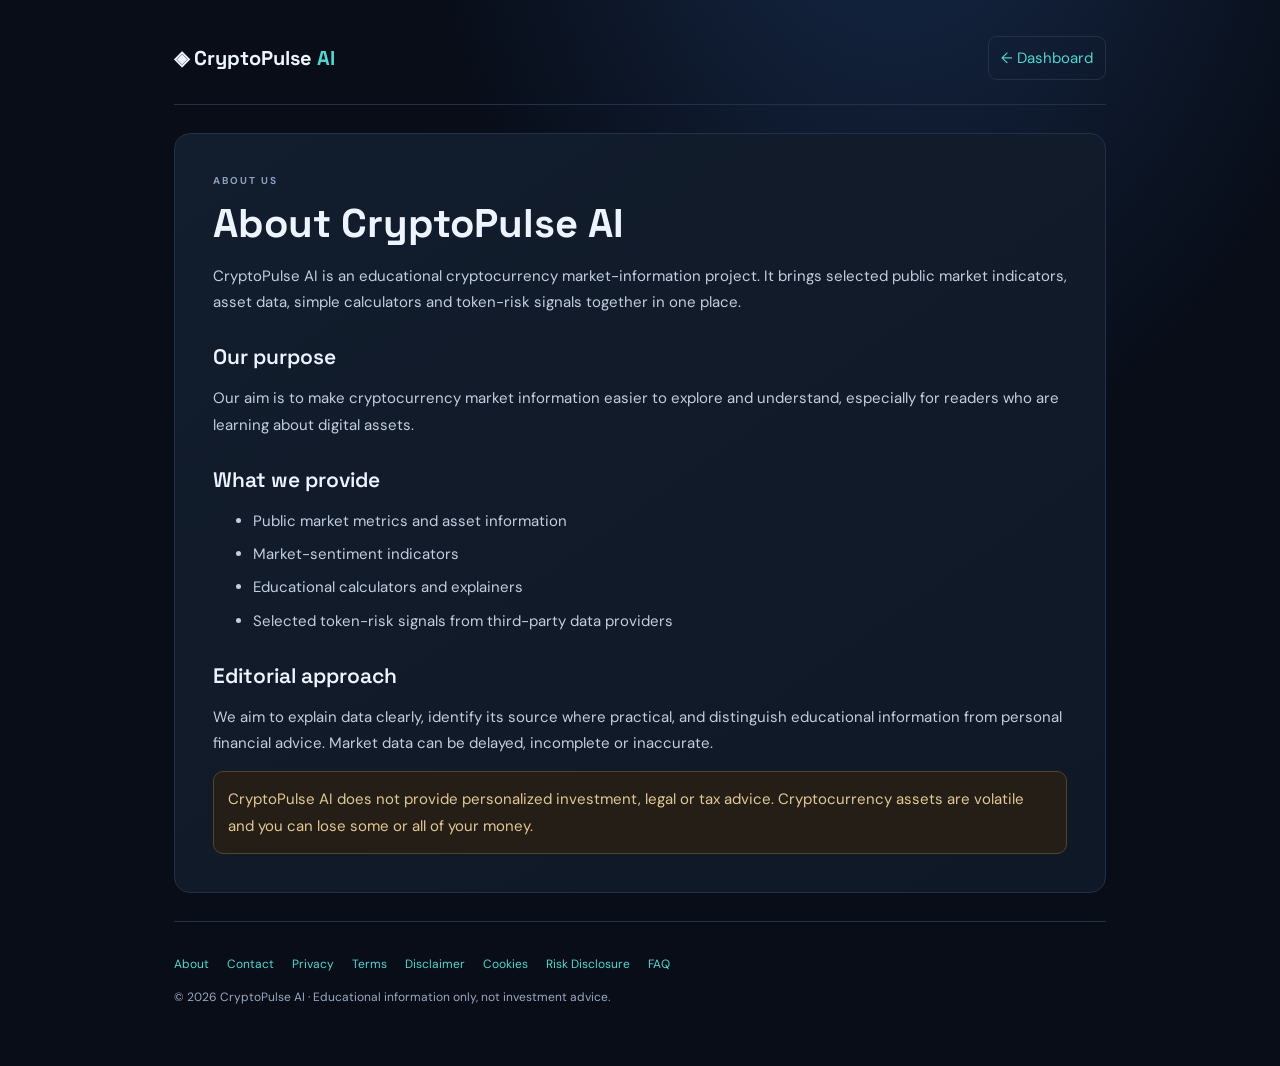
<file: pages/about.html>
<!doctype html>
<html lang="en">
<head>
<meta charset="utf-8"><meta name="viewport" content="width=device-width,initial-scale=1">
<meta name="theme-color" content="#080d18">
<title>About CryptoPulse AI | CryptoPulse AI</title>
<meta name="description" content="About CryptoPulse AI for CryptoPulse AI — cryptocurrency market information and educational resources.">
<link rel="preconnect" href="https://fonts.googleapis.com">
<link href="https://fonts.googleapis.com/css2?family=DM+Sans:wght@400;500;600;700&family=Space+Grotesk:wght@500;600;700&display=swap" rel="stylesheet">
<link rel="stylesheet" href="legal.css">
</head>
<body><div class="wrap">
<header class="top"><a class="brand" href="../index.html">◈ CryptoPulse <b>AI</b></a><a class="back" href="../index.html">← Dashboard</a></header>
<main><div class="eyebrow">ABOUT US</div><h1>About CryptoPulse AI</h1>
<p>CryptoPulse AI is an educational cryptocurrency market-information project. It brings selected public market indicators, asset data, simple calculators and token-risk signals together in one place.</p>
<h2>Our purpose</h2><p>Our aim is to make cryptocurrency market information easier to explore and understand, especially for readers who are learning about digital assets.</p>
<h2>What we provide</h2><ul><li>Public market metrics and asset information</li><li>Market-sentiment indicators</li><li>Educational calculators and explainers</li><li>Selected token-risk signals from third-party data providers</li></ul>
<h2>Editorial approach</h2><p>We aim to explain data clearly, identify its source where practical, and distinguish educational information from personal financial advice. Market data can be delayed, incomplete or inaccurate.</p>
<div class="notice">CryptoPulse AI does not provide personalized investment, legal or tax advice. Cryptocurrency assets are volatile and you can lose some or all of your money.</div>
</main>
<footer><div class="links"><a href="about.html">About</a><a href="contact.html">Contact</a><a href="privacy-policy.html">Privacy</a><a href="terms.html">Terms</a><a href="disclaimer.html">Disclaimer</a><a href="cookie-policy.html">Cookies</a><a href="risk-disclosure.html">Risk Disclosure</a><a href="faq.html">FAQ</a></div>
© 2026 CryptoPulse AI · Educational information only, not investment advice.</footer>
</div></body></html>
</file>
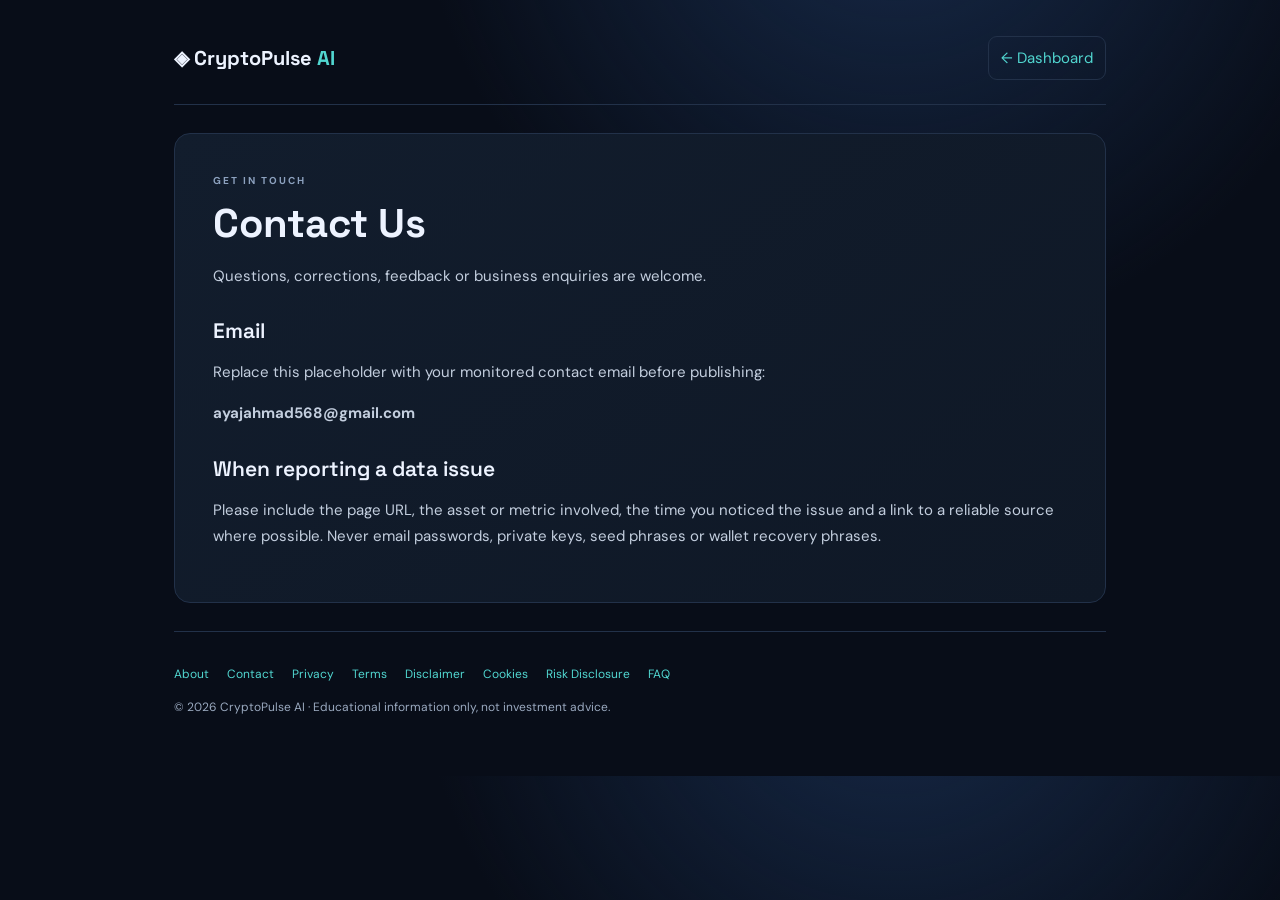
<file: pages/contact.html>
<!doctype html>
<html lang="en">
<head>
<meta charset="utf-8"><meta name="viewport" content="width=device-width,initial-scale=1">
<meta name="theme-color" content="#080d18">
<title>Contact Us | CryptoPulse AI</title>
<meta name="description" content="Contact Us for CryptoPulse AI — cryptocurrency market information and educational resources.">
<link rel="preconnect" href="https://fonts.googleapis.com">
<link href="https://fonts.googleapis.com/css2?family=DM+Sans:wght@400;500;600;700&family=Space+Grotesk:wght@500;600;700&display=swap" rel="stylesheet">
<link rel="stylesheet" href="legal.css">
</head>
<body><div class="wrap">
<header class="top"><a class="brand" href="../index.html">◈ CryptoPulse <b>AI</b></a><a class="back" href="../index.html">← Dashboard</a></header>
<main><div class="eyebrow">GET IN TOUCH</div><h1>Contact Us</h1>
<p>Questions, corrections, feedback or business enquiries are welcome.</p>
<h2>Email</h2><p>Replace this placeholder with your monitored contact email before publishing:</p><p><strong>ayajahmad568@gmail.com</strong></p>
<h2>When reporting a data issue</h2><p>Please include the page URL, the asset or metric involved, the time you noticed the issue and a link to a reliable source where possible. Never email passwords, private keys, seed phrases or wallet recovery phrases.</p>
</main>
<footer><div class="links"><a href="about.html">About</a><a href="contact.html">Contact</a><a href="privacy-policy.html">Privacy</a><a href="terms.html">Terms</a><a href="disclaimer.html">Disclaimer</a><a href="cookie-policy.html">Cookies</a><a href="risk-disclosure.html">Risk Disclosure</a><a href="faq.html">FAQ</a></div>
© 2026 CryptoPulse AI · Educational information only, not investment advice.</footer>
</div></body></html>
</file>
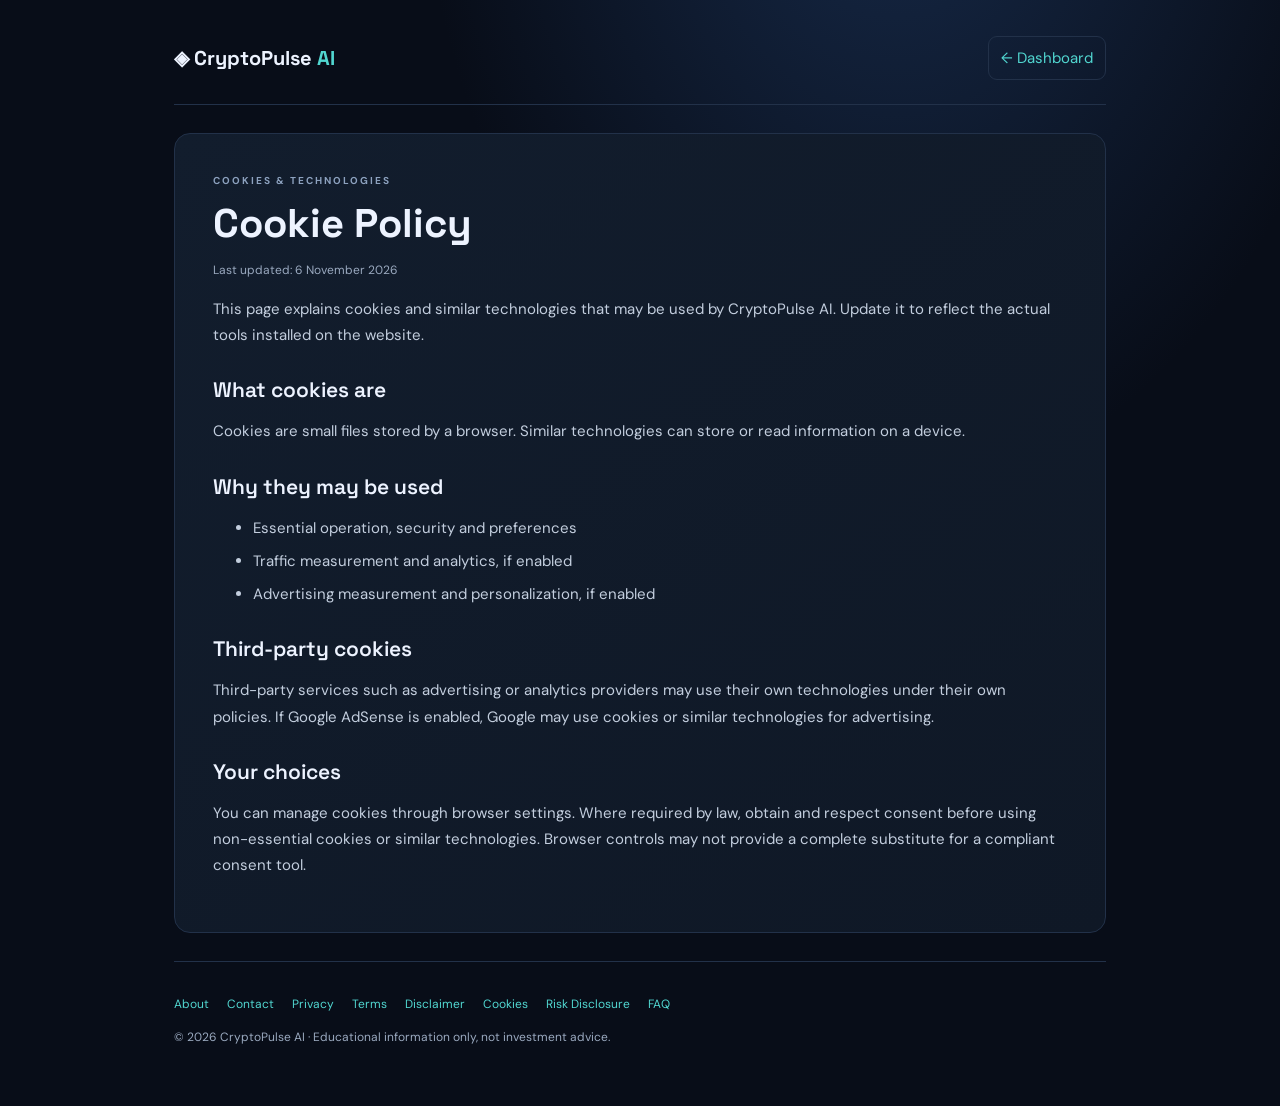
<file: pages/cookie-policy.html>
<!doctype html>
<html lang="en">
<head>
<meta charset="utf-8"><meta name="viewport" content="width=device-width,initial-scale=1">
<meta name="theme-color" content="#080d18">
<title>Cookie Policy | CryptoPulse AI</title>
<meta name="description" content="Cookie Policy for CryptoPulse AI — cryptocurrency market information and educational resources.">
<link rel="preconnect" href="https://fonts.googleapis.com">
<link href="https://fonts.googleapis.com/css2?family=DM+Sans:wght@400;500;600;700&family=Space+Grotesk:wght@500;600;700&display=swap" rel="stylesheet">
<link rel="stylesheet" href="legal.css">
</head>
<body><div class="wrap">
<header class="top"><a class="brand" href="../index.html">◈ CryptoPulse <b>AI</b></a><a class="back" href="../index.html">← Dashboard</a></header>
<main><div class="eyebrow">COOKIES & TECHNOLOGIES</div><h1>Cookie Policy</h1>
<p class="meta">Last updated: 6 November 2026</p><p>This page explains cookies and similar technologies that may be used by CryptoPulse AI. Update it to reflect the actual tools installed on the website.</p>
<h2>What cookies are</h2><p>Cookies are small files stored by a browser. Similar technologies can store or read information on a device.</p>
<h2>Why they may be used</h2><ul><li>Essential operation, security and preferences</li><li>Traffic measurement and analytics, if enabled</li><li>Advertising measurement and personalization, if enabled</li></ul>
<h2>Third-party cookies</h2><p>Third-party services such as advertising or analytics providers may use their own technologies under their own policies. If Google AdSense is enabled, Google may use cookies or similar technologies for advertising.</p>
<h2>Your choices</h2><p>You can manage cookies through browser settings. Where required by law, obtain and respect consent before using non-essential cookies or similar technologies. Browser controls may not provide a complete substitute for a compliant consent tool.</p>
</main>
<footer><div class="links"><a href="about.html">About</a><a href="contact.html">Contact</a><a href="privacy-policy.html">Privacy</a><a href="terms.html">Terms</a><a href="disclaimer.html">Disclaimer</a><a href="cookie-policy.html">Cookies</a><a href="risk-disclosure.html">Risk Disclosure</a><a href="faq.html">FAQ</a></div>
© 2026 CryptoPulse AI · Educational information only, not investment advice.</footer>
</div></body></html>
</file>
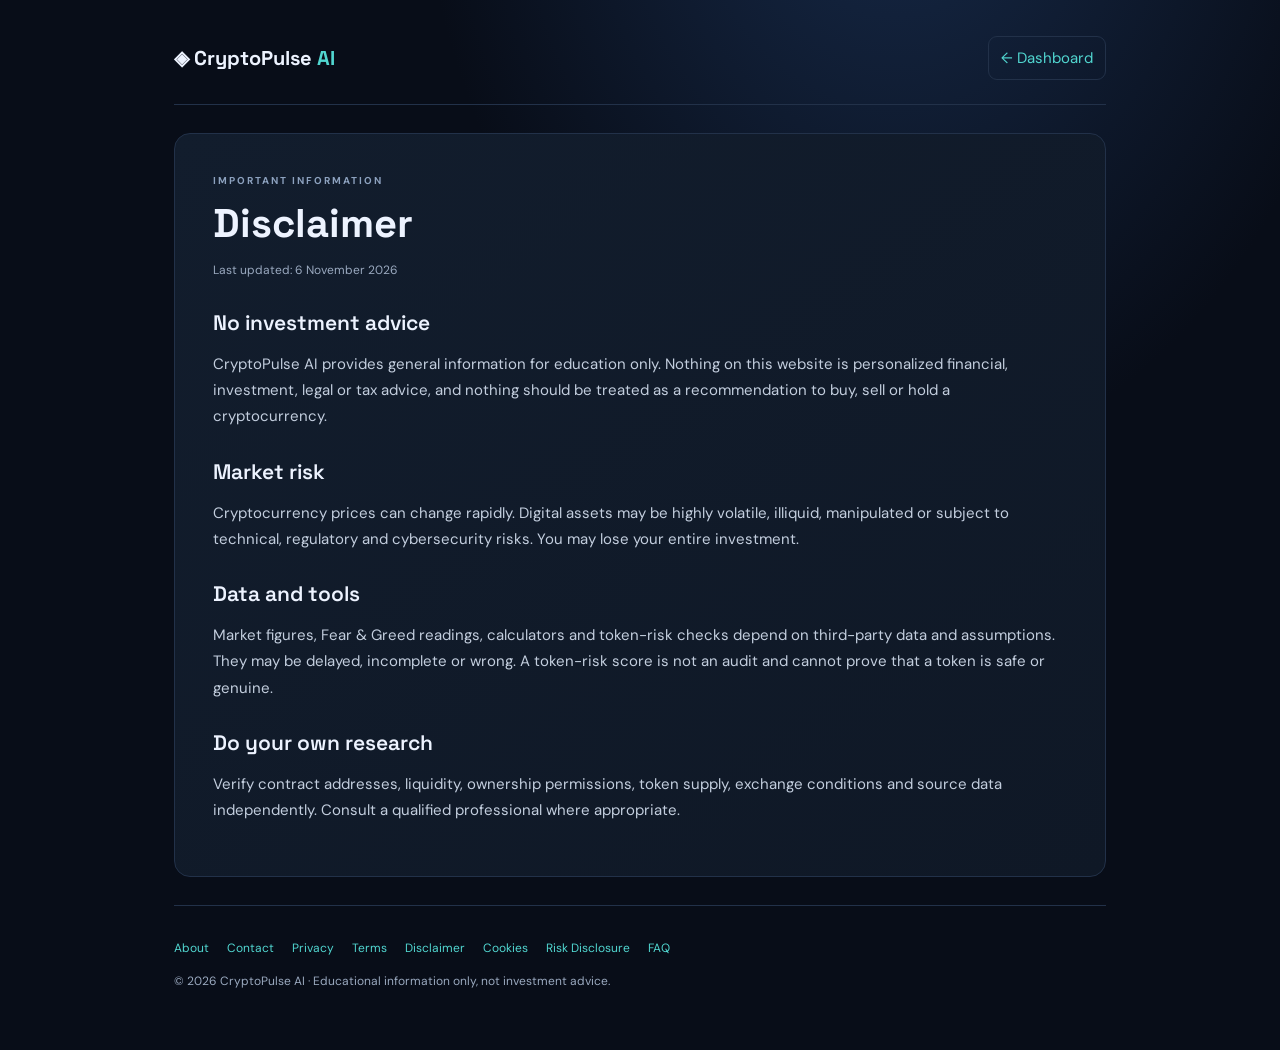
<file: pages/disclaimer.html>
<!doctype html>
<html lang="en">
<head>
<meta charset="utf-8"><meta name="viewport" content="width=device-width,initial-scale=1">
<meta name="theme-color" content="#080d18">
<title>Disclaimer | CryptoPulse AI</title>
<meta name="description" content="Disclaimer for CryptoPulse AI — cryptocurrency market information and educational resources.">
<link rel="preconnect" href="https://fonts.googleapis.com">
<link href="https://fonts.googleapis.com/css2?family=DM+Sans:wght@400;500;600;700&family=Space+Grotesk:wght@500;600;700&display=swap" rel="stylesheet">
<link rel="stylesheet" href="legal.css">
</head>
<body><div class="wrap">
<header class="top"><a class="brand" href="../index.html">◈ CryptoPulse <b>AI</b></a><a class="back" href="../index.html">← Dashboard</a></header>
<main><div class="eyebrow">IMPORTANT INFORMATION</div><h1>Disclaimer</h1>
<p class="meta">Last updated: 6 November 2026</p><h2>No investment advice</h2><p>CryptoPulse AI provides general information for education only. Nothing on this website is personalized financial, investment, legal or tax advice, and nothing should be treated as a recommendation to buy, sell or hold a cryptocurrency.</p>
<h2>Market risk</h2><p>Cryptocurrency prices can change rapidly. Digital assets may be highly volatile, illiquid, manipulated or subject to technical, regulatory and cybersecurity risks. You may lose your entire investment.</p>
<h2>Data and tools</h2><p>Market figures, Fear & Greed readings, calculators and token-risk checks depend on third-party data and assumptions. They may be delayed, incomplete or wrong. A token-risk score is not an audit and cannot prove that a token is safe or genuine.</p>
<h2>Do your own research</h2><p>Verify contract addresses, liquidity, ownership permissions, token supply, exchange conditions and source data independently. Consult a qualified professional where appropriate.</p>
</main>
<footer><div class="links"><a href="about.html">About</a><a href="contact.html">Contact</a><a href="privacy-policy.html">Privacy</a><a href="terms.html">Terms</a><a href="disclaimer.html">Disclaimer</a><a href="cookie-policy.html">Cookies</a><a href="risk-disclosure.html">Risk Disclosure</a><a href="faq.html">FAQ</a></div>
© 2026 CryptoPulse AI · Educational information only, not investment advice.</footer>
</div></body></html>
</file>
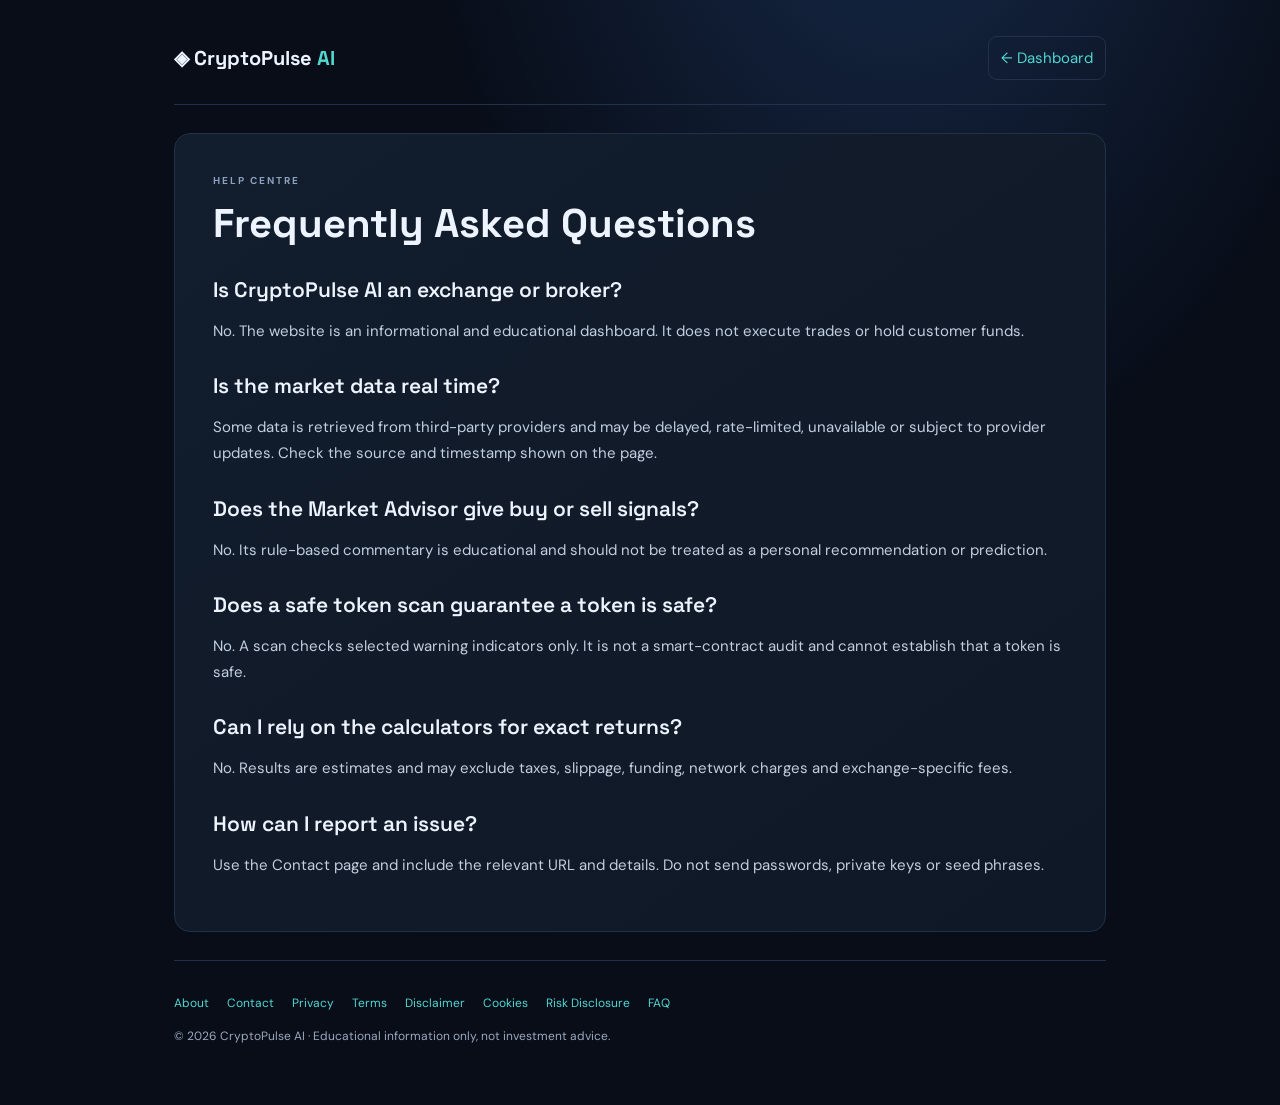
<file: pages/faq.html>
<!doctype html>
<html lang="en">
<head>
<meta charset="utf-8"><meta name="viewport" content="width=device-width,initial-scale=1">
<meta name="theme-color" content="#080d18">
<title>Frequently Asked Questions | CryptoPulse AI</title>
<meta name="description" content="Frequently Asked Questions for CryptoPulse AI — cryptocurrency market information and educational resources.">
<link rel="preconnect" href="https://fonts.googleapis.com">
<link href="https://fonts.googleapis.com/css2?family=DM+Sans:wght@400;500;600;700&family=Space+Grotesk:wght@500;600;700&display=swap" rel="stylesheet">
<link rel="stylesheet" href="legal.css">
</head>
<body><div class="wrap">
<header class="top"><a class="brand" href="../index.html">◈ CryptoPulse <b>AI</b></a><a class="back" href="../index.html">← Dashboard</a></header>
<main><div class="eyebrow">HELP CENTRE</div><h1>Frequently Asked Questions</h1>
<h2>Is CryptoPulse AI an exchange or broker?</h2><p>No. The website is an informational and educational dashboard. It does not execute trades or hold customer funds.</p>
<h2>Is the market data real time?</h2><p>Some data is retrieved from third-party providers and may be delayed, rate-limited, unavailable or subject to provider updates. Check the source and timestamp shown on the page.</p>
<h2>Does the Market Advisor give buy or sell signals?</h2><p>No. Its rule-based commentary is educational and should not be treated as a personal recommendation or prediction.</p>
<h2>Does a safe token scan guarantee a token is safe?</h2><p>No. A scan checks selected warning indicators only. It is not a smart-contract audit and cannot establish that a token is safe.</p>
<h2>Can I rely on the calculators for exact returns?</h2><p>No. Results are estimates and may exclude taxes, slippage, funding, network charges and exchange-specific fees.</p>
<h2>How can I report an issue?</h2><p>Use the Contact page and include the relevant URL and details. Do not send passwords, private keys or seed phrases.</p>
</main>
<footer><div class="links"><a href="about.html">About</a><a href="contact.html">Contact</a><a href="privacy-policy.html">Privacy</a><a href="terms.html">Terms</a><a href="disclaimer.html">Disclaimer</a><a href="cookie-policy.html">Cookies</a><a href="risk-disclosure.html">Risk Disclosure</a><a href="faq.html">FAQ</a></div>
© 2026 CryptoPulse AI · Educational information only, not investment advice.</footer>
</div></body></html>
</file>
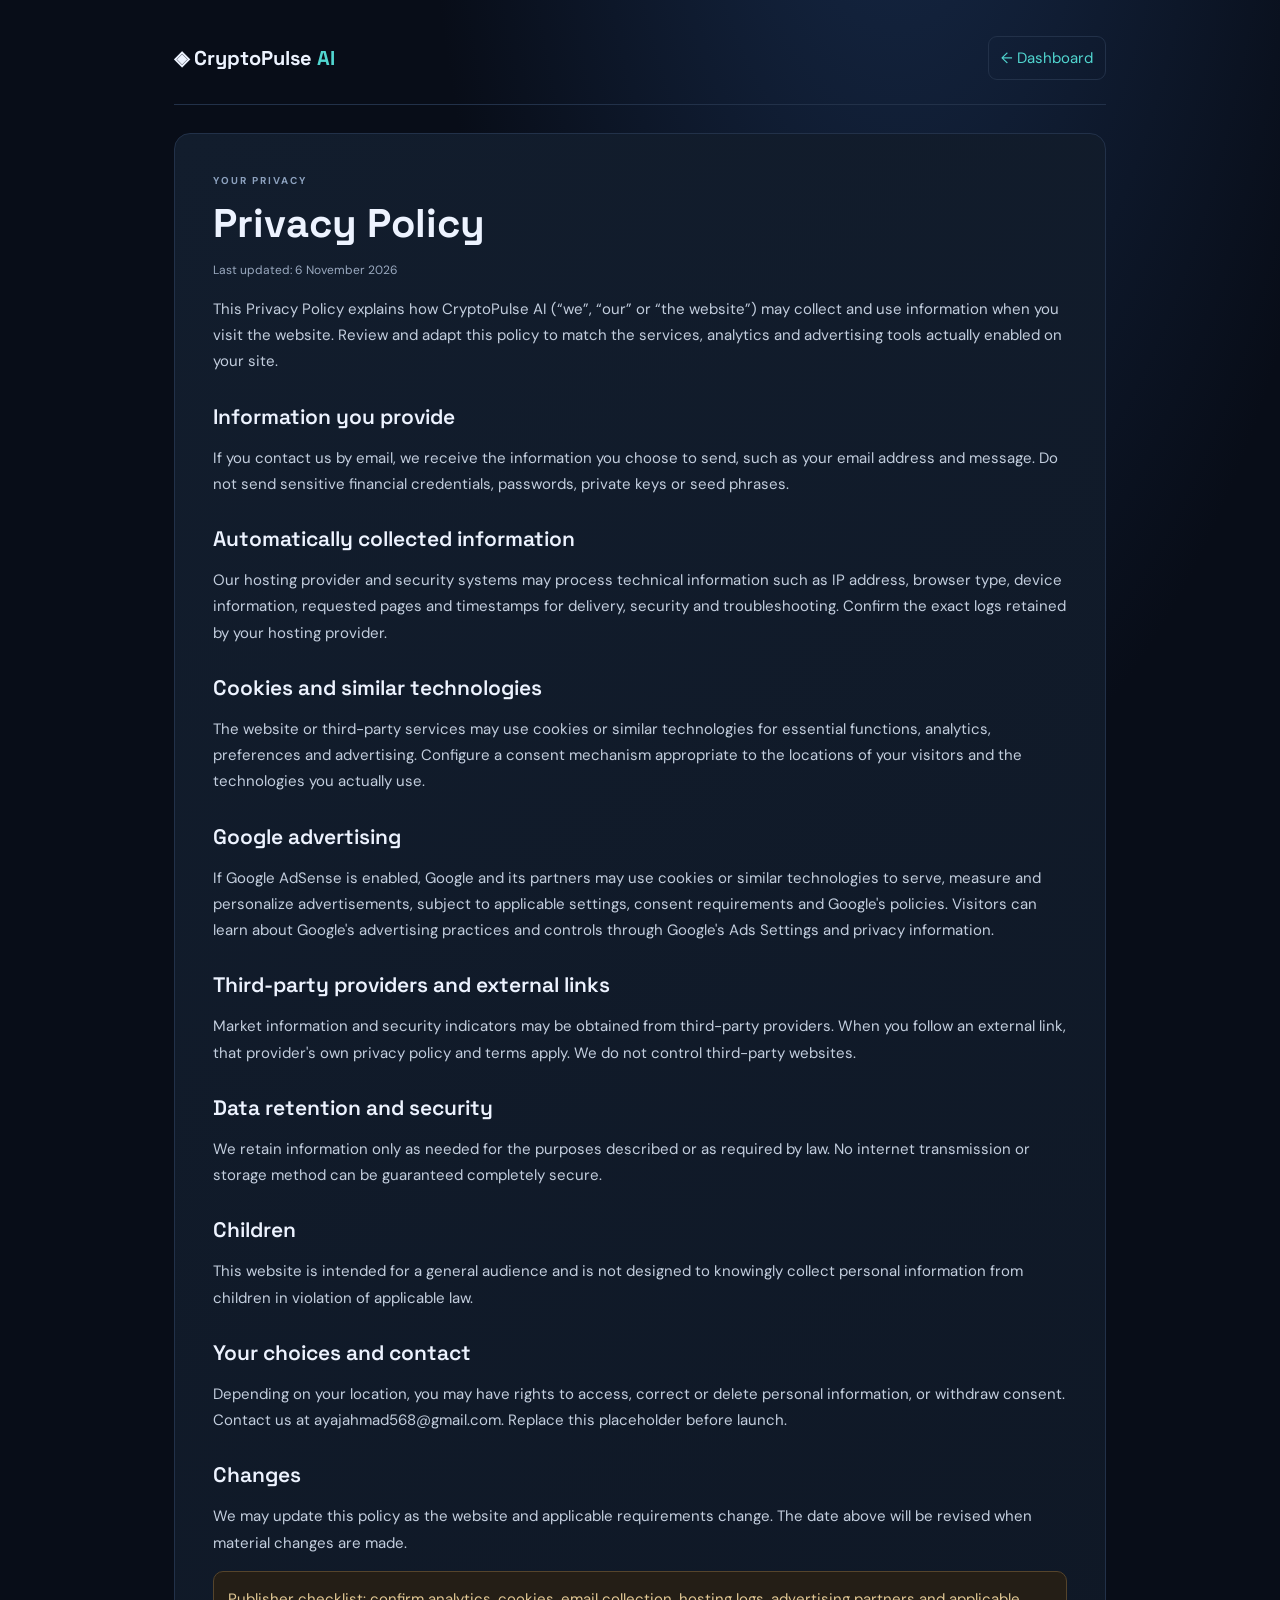
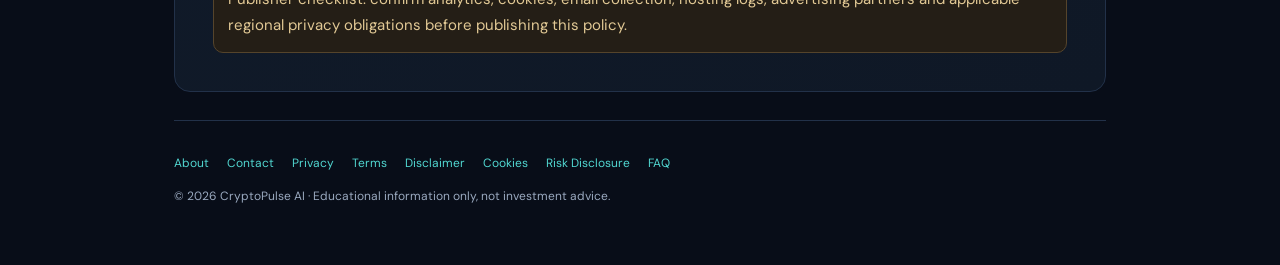
<file: pages/privacy-policy.html>
<!doctype html>
<html lang="en">
<head>
<meta charset="utf-8"><meta name="viewport" content="width=device-width,initial-scale=1">
<meta name="theme-color" content="#080d18">
<title>Privacy Policy | CryptoPulse AI</title>
<meta name="description" content="Privacy Policy for CryptoPulse AI — cryptocurrency market information and educational resources.">
<link rel="preconnect" href="https://fonts.googleapis.com">
<link href="https://fonts.googleapis.com/css2?family=DM+Sans:wght@400;500;600;700&family=Space+Grotesk:wght@500;600;700&display=swap" rel="stylesheet">
<link rel="stylesheet" href="legal.css">
</head>
<body><div class="wrap">
<header class="top"><a class="brand" href="../index.html">◈ CryptoPulse <b>AI</b></a><a class="back" href="../index.html">← Dashboard</a></header>
<main><div class="eyebrow">YOUR PRIVACY</div><h1>Privacy Policy</h1>
<p class="meta">Last updated: 6 November 2026</p>
<p>This Privacy Policy explains how CryptoPulse AI (“we”, “our” or “the website”) may collect and use information when you visit the website. Review and adapt this policy to match the services, analytics and advertising tools actually enabled on your site.</p>
<h2>Information you provide</h2><p>If you contact us by email, we receive the information you choose to send, such as your email address and message. Do not send sensitive financial credentials, passwords, private keys or seed phrases.</p>
<h2>Automatically collected information</h2><p>Our hosting provider and security systems may process technical information such as IP address, browser type, device information, requested pages and timestamps for delivery, security and troubleshooting. Confirm the exact logs retained by your hosting provider.</p>
<h2>Cookies and similar technologies</h2><p>The website or third-party services may use cookies or similar technologies for essential functions, analytics, preferences and advertising. Configure a consent mechanism appropriate to the locations of your visitors and the technologies you actually use.</p>
<h2>Google advertising</h2><p>If Google AdSense is enabled, Google and its partners may use cookies or similar technologies to serve, measure and personalize advertisements, subject to applicable settings, consent requirements and Google's policies. Visitors can learn about Google's advertising practices and controls through Google's Ads Settings and privacy information.</p>
<h2>Third-party providers and external links</h2><p>Market information and security indicators may be obtained from third-party providers. When you follow an external link, that provider's own privacy policy and terms apply. We do not control third-party websites.</p>
<h2>Data retention and security</h2><p>We retain information only as needed for the purposes described or as required by law. No internet transmission or storage method can be guaranteed completely secure.</p>
<h2>Children</h2><p>This website is intended for a general audience and is not designed to knowingly collect personal information from children in violation of applicable law.</p>
<h2>Your choices and contact</h2><p>Depending on your location, you may have rights to access, correct or delete personal information, or withdraw consent. Contact us at ayajahmad568@gmail.com. Replace this placeholder before launch.</p>
<h2>Changes</h2><p>We may update this policy as the website and applicable requirements change. The date above will be revised when material changes are made.</p>
<div class="notice">Publisher checklist: confirm analytics, cookies, email collection, hosting logs, advertising partners and applicable regional privacy obligations before publishing this policy.</div>
</main>
<footer><div class="links"><a href="about.html">About</a><a href="contact.html">Contact</a><a href="privacy-policy.html">Privacy</a><a href="terms.html">Terms</a><a href="disclaimer.html">Disclaimer</a><a href="cookie-policy.html">Cookies</a><a href="risk-disclosure.html">Risk Disclosure</a><a href="faq.html">FAQ</a></div>
© 2026 CryptoPulse AI · Educational information only, not investment advice.</footer>
</div></body></html>
</file>
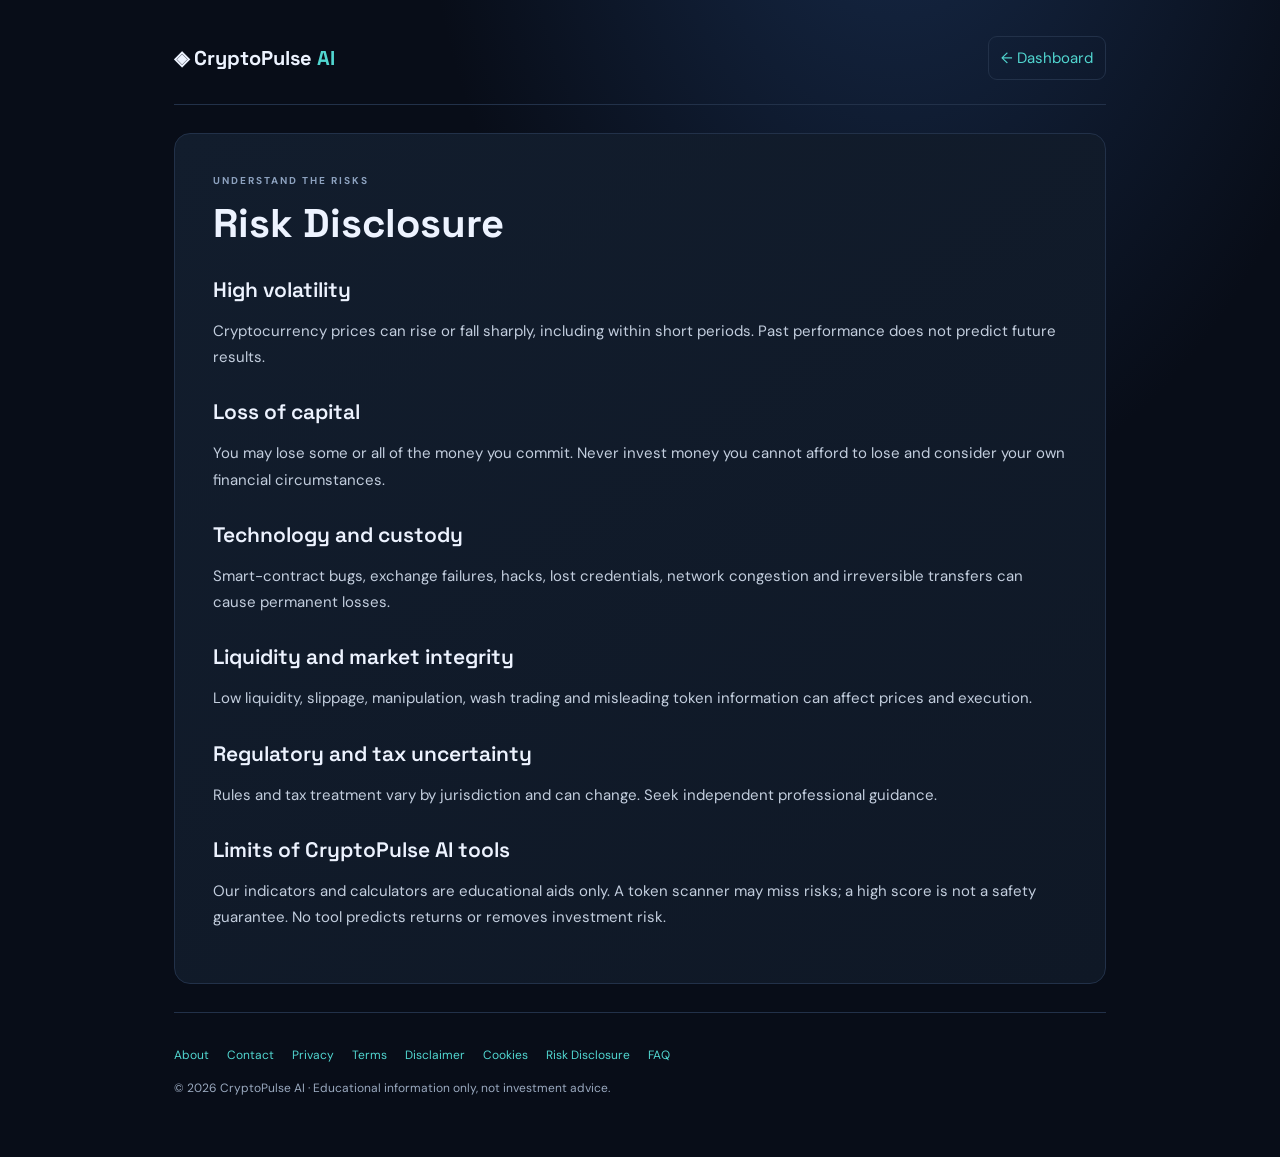
<file: pages/risk-disclosure.html>
<!doctype html>
<html lang="en">
<head>
<meta charset="utf-8"><meta name="viewport" content="width=device-width,initial-scale=1">
<meta name="theme-color" content="#080d18">
<title>Risk Disclosure | CryptoPulse AI</title>
<meta name="description" content="Risk Disclosure for CryptoPulse AI — cryptocurrency market information and educational resources.">
<link rel="preconnect" href="https://fonts.googleapis.com">
<link href="https://fonts.googleapis.com/css2?family=DM+Sans:wght@400;500;600;700&family=Space+Grotesk:wght@500;600;700&display=swap" rel="stylesheet">
<link rel="stylesheet" href="legal.css">
</head>
<body><div class="wrap">
<header class="top"><a class="brand" href="../index.html">◈ CryptoPulse <b>AI</b></a><a class="back" href="../index.html">← Dashboard</a></header>
<main><div class="eyebrow">UNDERSTAND THE RISKS</div><h1>Risk Disclosure</h1>
<h2>High volatility</h2><p>Cryptocurrency prices can rise or fall sharply, including within short periods. Past performance does not predict future results.</p>
<h2>Loss of capital</h2><p>You may lose some or all of the money you commit. Never invest money you cannot afford to lose and consider your own financial circumstances.</p>
<h2>Technology and custody</h2><p>Smart-contract bugs, exchange failures, hacks, lost credentials, network congestion and irreversible transfers can cause permanent losses.</p>
<h2>Liquidity and market integrity</h2><p>Low liquidity, slippage, manipulation, wash trading and misleading token information can affect prices and execution.</p>
<h2>Regulatory and tax uncertainty</h2><p>Rules and tax treatment vary by jurisdiction and can change. Seek independent professional guidance.</p>
<h2>Limits of CryptoPulse AI tools</h2><p>Our indicators and calculators are educational aids only. A token scanner may miss risks; a high score is not a safety guarantee. No tool predicts returns or removes investment risk.</p>
</main>
<footer><div class="links"><a href="about.html">About</a><a href="contact.html">Contact</a><a href="privacy-policy.html">Privacy</a><a href="terms.html">Terms</a><a href="disclaimer.html">Disclaimer</a><a href="cookie-policy.html">Cookies</a><a href="risk-disclosure.html">Risk Disclosure</a><a href="faq.html">FAQ</a></div>
© 2026 CryptoPulse AI · Educational information only, not investment advice.</footer>
</div></body></html>
</file>
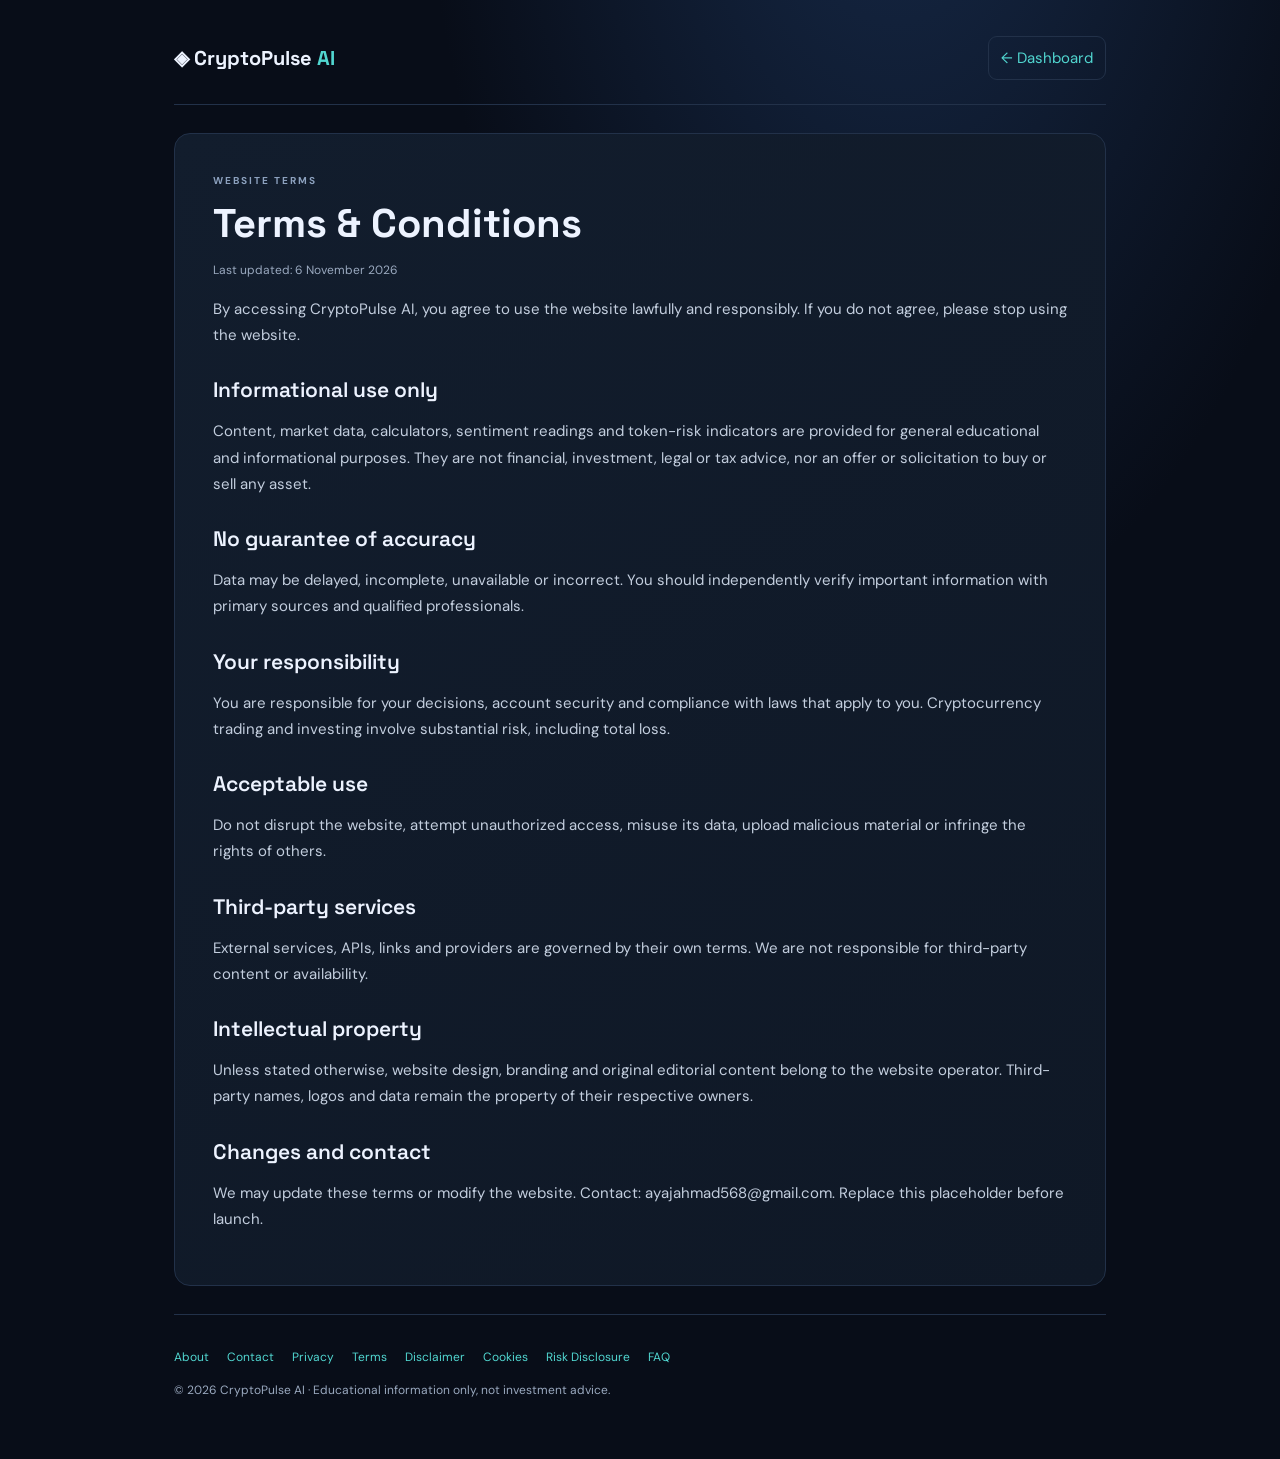
<file: pages/terms.html>
<!doctype html>
<html lang="en">
<head>
<meta charset="utf-8"><meta name="viewport" content="width=device-width,initial-scale=1">
<meta name="theme-color" content="#080d18">
<title>Terms & Conditions | CryptoPulse AI</title>
<meta name="description" content="Terms & Conditions for CryptoPulse AI — cryptocurrency market information and educational resources.">
<link rel="preconnect" href="https://fonts.googleapis.com">
<link href="https://fonts.googleapis.com/css2?family=DM+Sans:wght@400;500;600;700&family=Space+Grotesk:wght@500;600;700&display=swap" rel="stylesheet">
<link rel="stylesheet" href="legal.css">
</head>
<body><div class="wrap">
<header class="top"><a class="brand" href="../index.html">◈ CryptoPulse <b>AI</b></a><a class="back" href="../index.html">← Dashboard</a></header>
<main><div class="eyebrow">WEBSITE TERMS</div><h1>Terms & Conditions</h1>
<p class="meta">Last updated: 6 November 2026</p><p>By accessing CryptoPulse AI, you agree to use the website lawfully and responsibly. If you do not agree, please stop using the website.</p>
<h2>Informational use only</h2><p>Content, market data, calculators, sentiment readings and token-risk indicators are provided for general educational and informational purposes. They are not financial, investment, legal or tax advice, nor an offer or solicitation to buy or sell any asset.</p>
<h2>No guarantee of accuracy</h2><p>Data may be delayed, incomplete, unavailable or incorrect. You should independently verify important information with primary sources and qualified professionals.</p>
<h2>Your responsibility</h2><p>You are responsible for your decisions, account security and compliance with laws that apply to you. Cryptocurrency trading and investing involve substantial risk, including total loss.</p>
<h2>Acceptable use</h2><p>Do not disrupt the website, attempt unauthorized access, misuse its data, upload malicious material or infringe the rights of others.</p>
<h2>Third-party services</h2><p>External services, APIs, links and providers are governed by their own terms. We are not responsible for third-party content or availability.</p>
<h2>Intellectual property</h2><p>Unless stated otherwise, website design, branding and original editorial content belong to the website operator. Third-party names, logos and data remain the property of their respective owners.</p>
<h2>Changes and contact</h2><p>We may update these terms or modify the website. Contact: ayajahmad568@gmail.com. Replace this placeholder before launch.</p>
</main>
<footer><div class="links"><a href="about.html">About</a><a href="contact.html">Contact</a><a href="privacy-policy.html">Privacy</a><a href="terms.html">Terms</a><a href="disclaimer.html">Disclaimer</a><a href="cookie-policy.html">Cookies</a><a href="risk-disclosure.html">Risk Disclosure</a><a href="faq.html">FAQ</a></div>
© 2026 CryptoPulse AI · Educational information only, not investment advice.</footer>
</div></body></html>
</file>
<file: pages/legal.css>
:root{--bg:#080d18;--panel:#101827;--line:#223149;--text:#edf3ff;--muted:#9aa9bf;--cyan:#51d6d0}
*{box-sizing:border-box}body{margin:0;background:radial-gradient(ellipse at 70% -20%,#172b4b 0,transparent 38%),var(--bg);color:var(--text);font:15px/1.75 'DM Sans',Arial,sans-serif}
a{color:var(--cyan);text-decoration:none}a:hover{text-decoration:underline}
.wrap{max-width:980px;margin:auto;padding:24px}.top{display:flex;justify-content:space-between;align-items:center;gap:16px;padding:12px 0 24px;border-bottom:1px solid var(--line)}
.brand{font:700 20px 'Space Grotesk',Arial,sans-serif;color:var(--text)}.brand b{color:var(--cyan)}
.back{border:1px solid var(--line);border-radius:9px;padding:8px 12px}
main{background:linear-gradient(145deg,#121d2d,#0f1826);border:1px solid var(--line);border-radius:16px;padding:clamp(20px,4vw,38px);margin:28px 0}
.eyebrow{font-size:10px;letter-spacing:2px;color:#8da2bf;font-weight:700}
h1{font:700 clamp(28px,5vw,40px)/1.2 'Space Grotesk',Arial,sans-serif;margin:10px 0 8px}
h2{font:600 21px 'Space Grotesk',Arial,sans-serif;margin:28px 0 8px}
p,li{color:#c3cede}li{margin:7px 0}.notice{padding:14px;border:1px solid #55442b;background:#241e16;color:#e2c995;border-radius:10px}
.meta{font-size:12px;color:var(--muted)}footer{border-top:1px solid var(--line);padding:20px 0 34px;color:var(--muted);font-size:12px}
.links{display:flex;flex-wrap:wrap;gap:10px 18px;margin:12px 0}
@media(max-width:600px){.wrap{padding:16px}.top{align-items:flex-start;flex-direction:column}main{margin:18px 0}}
</file>
